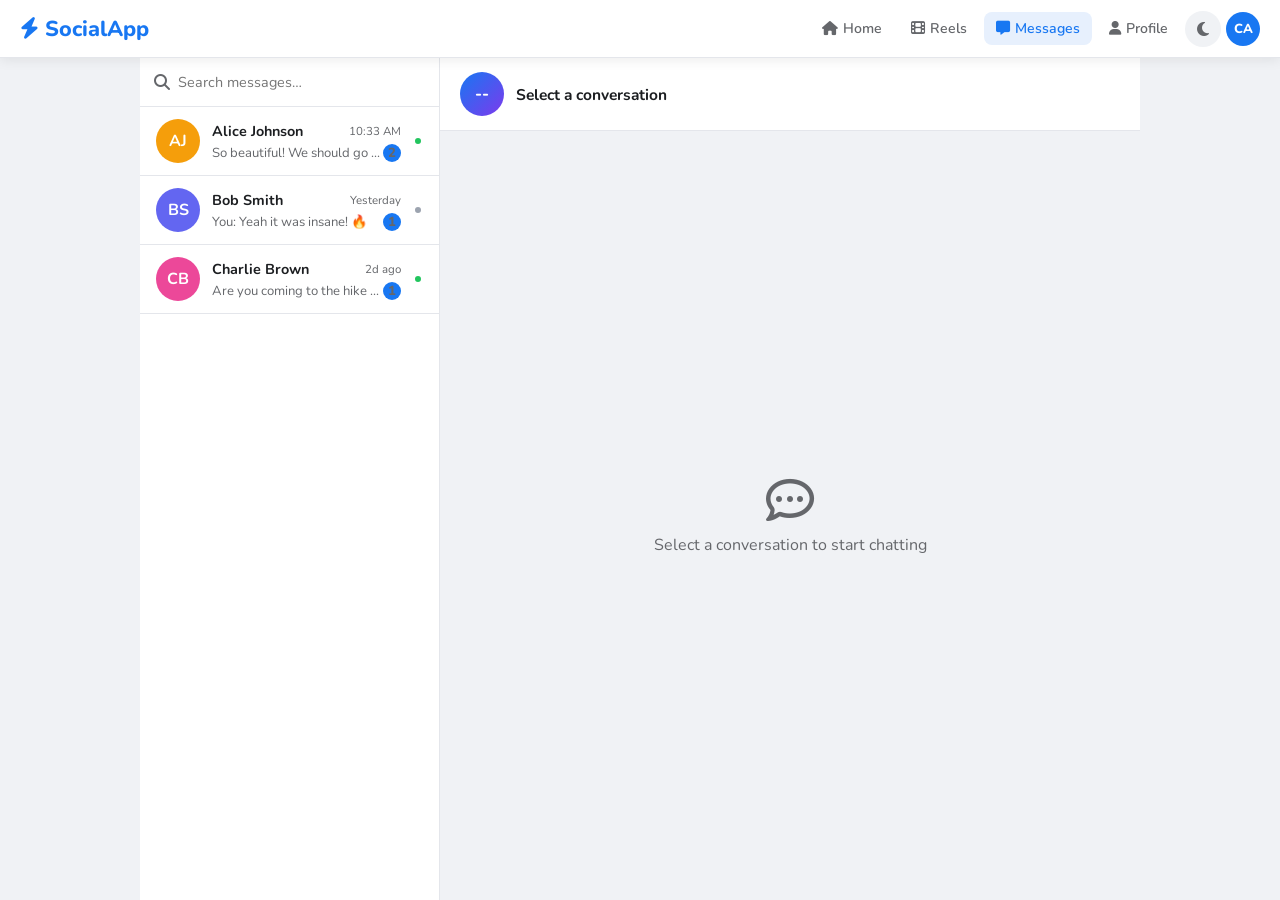
<file: messages.html>
<!DOCTYPE html>
<html lang="en" data-theme="light">
<head>
  <meta charset="UTF-8"/>
  <meta name="viewport" content="width=device-width, initial-scale=1.0"/>
  <title>Messages – SocialApp</title>
  <link rel="stylesheet" href="css/style.css"/>
  <link href="https://fonts.googleapis.com/css2?family=Nunito:wght@400;600;700;800&display=swap" rel="stylesheet"/>
  <link rel="stylesheet" href="https://cdnjs.cloudflare.com/ajax/libs/font-awesome/6.5.0/css/all.min.css"/>
</head>
<body>

<nav class="navbar">
  <div class="nav-left"><span class="logo"><i class="fa-solid fa-bolt"></i> SocialApp</span></div>
  <div class="nav-center"></div>
  <div class="nav-right">
    <a href="index.html" class="nav-link"><i class="fa-solid fa-house"></i> Home</a>
    <a href="reels.html" class="nav-link"><i class="fa-solid fa-film"></i> Reels</a>
    <a href="messages.html" class="nav-link active"><i class="fa-solid fa-message"></i> Messages</a>
    <a href="profile.html" class="nav-link"><i class="fa-solid fa-user"></i> Profile</a>
    <button class="icon-btn" onclick="toggleTheme()"><i class="fa-solid fa-moon" id="themeIcon"></i></button>
    <div class="nav-avatar">CA</div>
  </div>
</nav>

<div class="messages-layout">
  <!-- CONVERSATION LIST -->
  <aside class="convo-list">
    <div class="convo-search">
      <i class="fa-solid fa-magnifying-glass"></i>
      <input type="text" placeholder="Search messages…" oninput="filterConvos(this.value)"/>
    </div>
    <ul id="convoList"></ul>
  </aside>

  <!-- CHAT AREA -->
  <main class="chat-area">
    <div class="chat-header" id="chatHeader">
      <div class="avatar" id="chatAvatar">--</div>
      <div>
        <p class="chat-name" id="chatName">Select a conversation</p>
        <p class="chat-status" id="chatStatus"></p>
      </div>
    </div>
    <div class="chat-messages" id="chatMessages">
      <div class="chat-empty"><i class="fa-regular fa-comment-dots" style="font-size:3rem"></i><p>Select a conversation to start chatting</p></div>
    </div>
    <div class="chat-input-row" id="chatInputRow" style="display:none">
      <input type="text" id="msgInput" placeholder="Type a message…" onkeydown="if(event.key==='Enter') sendMsg()"/>
      <button onclick="sendMsg()"><i class="fa-solid fa-paper-plane"></i></button>
    </div>
  </main>
</div>

<script src="js/data.js"></script>
<script src="js/messages.js"></script>
</body>
</html>
</file>
<file: css/style.css>
/* ══════════════════════════════════
   SOCIAL APP – style.css v3
   Full Feature Set
══════════════════════════════════ */
@import url('https://fonts.googleapis.com/css2?family=Nunito:wght@400;600;700;800&display=swap');

:root {
  --primary:#1877f2; --primary-dark:#1558c0;
  --accent:#22c55e;  --danger:#ef4444;
  --bg:#f0f2f5;      --card:#ffffff;
  --text:#1c1e21;    --muted:#65676b;
  --border:#e4e6eb;  --radius:12px;
  --shadow:0 2px 12px rgba(0,0,0,0.08);
  --online:#22c55e;  --offline:#9ca3af;
  --input-bg:#f0f2f5;
}
[data-theme="dark"] {
  --bg:#18191a;   --card:#242526; --text:#e4e6eb;
  --muted:#b0b3b8; --border:#3a3b3c; --input-bg:#3a3b3c;
  --shadow:0 2px 16px rgba(0,0,0,0.4);
}

*{box-sizing:border-box;margin:0;padding:0;}
body{font-family:'Nunito',sans-serif;background:var(--bg);color:var(--text);min-height:100vh;transition:background .3s,color .3s;}

/* ── NAVBAR ── */
.navbar{position:sticky;top:0;z-index:200;background:var(--card);border-bottom:1px solid var(--border);display:flex;align-items:center;justify-content:space-between;padding:0 20px;height:58px;box-shadow:var(--shadow);transition:background .3s;}
.logo{font-size:1.35rem;font-weight:800;color:var(--primary);}
.nav-right{display:flex;align-items:center;gap:5px;}
.nav-link{text-decoration:none;color:var(--muted);font-weight:600;font-size:0.88rem;padding:7px 12px;border-radius:8px;transition:background .15s,color .15s;display:flex;align-items:center;gap:5px;}
.nav-link:hover,.nav-link.active{background:#e7f0fd;color:var(--primary);}
[data-theme="dark"] .nav-link:hover,[data-theme="dark"] .nav-link.active{background:#263a52;}
.icon-btn{position:relative;background:var(--input-bg);border:none;cursor:pointer;color:var(--muted);width:36px;height:36px;border-radius:50%;display:flex;align-items:center;justify-content:center;font-size:1rem;transition:background .15s;}
.icon-btn:hover{background:var(--border);color:var(--text);}
.nav-avatar{width:34px;height:34px;border-radius:50%;background:var(--primary);color:white;font-weight:800;font-size:0.82rem;display:flex;align-items:center;justify-content:center;cursor:pointer;}

/* ── SEARCH ── */
.search-wrap{position:relative;width:280px;}
.search-icon{position:absolute;left:12px;top:50%;transform:translateY(-50%);color:var(--muted);font-size:0.85rem;}
.search-bar{width:100%;padding:8px 14px 8px 34px;border-radius:999px;border:1.5px solid var(--border);background:var(--input-bg);color:var(--text);font-family:inherit;font-size:0.88rem;outline:none;transition:border .2s;}
.search-bar:focus{border-color:var(--primary);}
.search-panel{display:none;position:absolute;top:calc(100%+6px);left:0;width:100%;background:var(--card);border:1px solid var(--border);border-radius:var(--radius);box-shadow:0 8px 24px rgba(0,0,0,0.15);z-index:300;overflow:hidden;max-height:320px;overflow-y:auto;}
.search-panel.open{display:block;}
.search-section-title{padding:8px 14px 4px;font-size:0.75rem;font-weight:700;color:var(--muted);text-transform:uppercase;letter-spacing:.5px;}
.search-result{display:flex;align-items:center;gap:8px;padding:9px 14px;font-size:0.88rem;cursor:pointer;transition:background .15s;}
.search-result:hover{background:var(--input-bg);}
.search-result span{margin-left:auto;font-size:0.75rem;color:var(--muted);}
.search-empty{padding:16px;text-align:center;color:var(--muted);font-size:0.88rem;}

/* ── NOTIF DOT & PANEL ── */
.notif-dot{display:none;position:absolute;top:5px;right:5px;width:8px;height:8px;background:var(--danger);border-radius:50%;border:2px solid var(--card);}
.notif-dot.show{display:block;}
.notif-wrap{position:relative;}
.notif-panel{display:none;position:absolute;top:44px;right:0;width:310px;background:var(--card);border:1px solid var(--border);border-radius:var(--radius);box-shadow:0 8px 32px rgba(0,0,0,0.18);z-index:300;overflow:hidden;animation:dropIn .2s ease;}
.notif-panel.open{display:block;}
@keyframes dropIn{from{opacity:0;transform:translateY(-8px)}to{opacity:1;transform:translateY(0)}}
.notif-header{display:flex;align-items:center;justify-content:space-between;padding:12px 16px;border-bottom:1px solid var(--border);}
.notif-header strong{font-size:.95rem;}
.notif-header button{background:none;border:none;color:var(--primary);font-family:inherit;font-size:.8rem;font-weight:700;cursor:pointer;}
#notifList{list-style:none;max-height:300px;overflow-y:auto;}
.notif-item{display:flex;align-items:flex-start;gap:10px;padding:11px 16px;border-bottom:1px solid var(--border);cursor:pointer;transition:background .15s;}
.notif-item:hover{background:var(--input-bg);}
.notif-item.unread{background:#e7f0fd;}
[data-theme="dark"] .notif-item.unread{background:#263a52;}
.notif-icon{width:34px;height:34px;border-radius:50%;display:flex;align-items:center;justify-content:center;font-size:.9rem;flex-shrink:0;}
.notif-icon.like{background:#fef2f2;color:var(--danger);}
.notif-icon.comment{background:#eff6ff;color:var(--primary);}
.notif-icon.follow{background:#f0fdf4;color:var(--accent);}
.notif-text{font-size:.85rem;line-height:1.4;}
.notif-time{font-size:.74rem;color:var(--muted);margin-top:2px;}

/* ── SAVED MODAL ── */
.modal-overlay{display:none;position:fixed;inset:0;background:rgba(0,0,0,.5);z-index:400;align-items:center;justify-content:center;}
.modal-overlay.open{display:flex;}
.modal-box{background:var(--card);border-radius:var(--radius);width:480px;max-width:95vw;max-height:80vh;display:flex;flex-direction:column;box-shadow:0 20px 60px rgba(0,0,0,.3);animation:modalIn .22s ease;}
@keyframes modalIn{from{opacity:0;transform:scale(.94)}to{opacity:1;transform:scale(1)}}
.modal-header{display:flex;align-items:center;justify-content:space-between;padding:14px 18px;border-bottom:1px solid var(--border);}
.modal-header h3{font-size:1rem;display:flex;align-items:center;gap:8px;}
.modal-close{background:none;border:none;color:var(--muted);font-size:1.05rem;cursor:pointer;padding:4px 8px;border-radius:6px;}
.modal-close:hover{background:var(--border);}
.saved-list{overflow-y:auto;padding:12px;display:flex;flex-direction:column;gap:10px;}
.saved-item{display:flex;gap:12px;align-items:center;background:var(--bg);border-radius:10px;padding:10px 12px;}
.saved-item img{width:60px;height:60px;object-fit:cover;border-radius:8px;flex-shrink:0;}
.saved-item-text{flex:1;min-width:0;}
.saved-user{font-weight:700;font-size:.88rem;}
.saved-caption{font-size:.82rem;color:var(--muted);white-space:nowrap;overflow:hidden;text-overflow:ellipsis;}
.unsave-btn{background:none;border:1px solid var(--border);color:var(--muted);padding:5px 10px;border-radius:6px;cursor:pointer;font-size:.8rem;}
.unsave-btn:hover{background:#fef2f2;color:var(--danger);border-color:var(--danger);}
.saved-empty{text-align:center;padding:32px;color:var(--muted);}

/* ── STORY VIEWER ── */
.story-viewer{position:relative;width:360px;height:620px;border-radius:16px;overflow:hidden;background:#000;box-shadow:0 20px 60px rgba(0,0,0,.5);}
.story-top{position:absolute;top:0;left:0;right:0;z-index:10;padding:12px 14px 0;}
.story-progress{height:3px;background:rgba(255,255,255,.35);border-radius:2px;margin-bottom:12px;}
.story-bar{height:100%;background:white;border-radius:2px;width:0%;}
.story-meta{display:flex;align-items:center;gap:8px;}
.story-meta .avatar{width:34px;height:34px;font-size:.8rem;}
.story-meta span{color:white;font-weight:700;font-size:.9rem;}
.story-close{position:absolute;top:12px;right:12px;background:rgba(0,0,0,.4);border:none;color:white;width:32px;height:32px;border-radius:50%;cursor:pointer;font-size:1rem;display:flex;align-items:center;justify-content:center;z-index:11;}
.story-content{width:100%;height:100%;display:flex;align-items:center;justify-content:center;position:relative;}
.story-content img{width:100%;height:100%;object-fit:cover;}
.story-caption{position:absolute;bottom:60px;left:0;right:0;text-align:center;color:white;font-weight:700;font-size:1.1rem;padding:0 20px;text-shadow:0 2px 8px rgba(0,0,0,.7);}
.story-text-display{color:white;font-size:1.5rem;font-weight:800;text-align:center;padding:20px;text-shadow:0 2px 8px rgba(0,0,0,.5);}
.story-nav{position:absolute;bottom:16px;left:0;right:0;display:flex;justify-content:space-between;padding:0 16px;z-index:10;}
.story-nav button{background:rgba(255,255,255,.2);border:none;color:white;width:40px;height:40px;border-radius:50%;cursor:pointer;font-size:1rem;display:flex;align-items:center;justify-content:center;backdrop-filter:blur(4px);}
.story-nav button:hover{background:rgba(255,255,255,.35);}

/* ── STORIES BAR ── */
.stories-bar{display:flex;gap:14px;background:var(--card);border-radius:var(--radius);padding:14px;margin-bottom:12px;box-shadow:var(--shadow);overflow-x:auto;scrollbar-width:none;}
.stories-bar::-webkit-scrollbar{display:none;}
.story-thumb{display:flex;flex-direction:column;align-items:center;gap:6px;cursor:pointer;min-width:64px;}
.story-ring{width:64px;height:64px;border-radius:50%;padding:3px;display:flex;align-items:center;justify-content:center;position:relative;}
.story-avatar{width:56px;height:56px;border-radius:50%;display:flex;align-items:center;justify-content:center;font-weight:800;font-size:1rem;color:white;border:2px solid var(--card);}
.story-thumb.viewed .story-ring{background:var(--border)!important;}
.story-name{font-size:.72rem;font-weight:600;color:var(--text);text-align:center;max-width:64px;overflow:hidden;text-overflow:ellipsis;white-space:nowrap;}
.story-add-icon{position:absolute;bottom:0;right:0;background:var(--primary);color:white;width:20px;height:20px;border-radius:50%;display:flex;align-items:center;justify-content:center;font-size:.85rem;font-weight:700;border:2px solid var(--card);}

/* ── LIVE BAR ── */
.live-bar{display:flex;align-items:center;gap:14px;background:var(--card);border-radius:var(--radius);padding:12px 16px;margin-bottom:12px;box-shadow:var(--shadow);overflow-x:auto;scrollbar-width:none;}
.live-bar::-webkit-scrollbar{display:none;}
.live-label{display:flex;align-items:center;gap:6px;font-size:.8rem;font-weight:800;color:var(--danger);white-space:nowrap;}
.live-dot{width:8px;height:8px;border-radius:50%;background:var(--danger);animation:livePulse 1.2s infinite;}
@keyframes livePulse{0%,100%{opacity:1;transform:scale(1)}50%{opacity:.5;transform:scale(1.3)}}
.live-card{display:flex;flex-direction:column;align-items:center;gap:4px;cursor:pointer;min-width:64px;}
.live-avatar-wrap{position:relative;}
.live-badge{position:absolute;bottom:-4px;left:50%;transform:translateX(-50%);background:var(--danger);color:white;font-size:.58rem;font-weight:800;padding:1px 5px;border-radius:3px;white-space:nowrap;}
.live-user{font-size:.72rem;font-weight:700;text-align:center;}
.live-viewers{font-size:.68rem;color:var(--muted);display:flex;align-items:center;gap:3px;}

/* ── TRENDING ── */
.trending-list{list-style:none;display:flex;flex-direction:column;gap:2px;}
.trending-item{display:flex;align-items:center;justify-content:space-between;padding:8px 10px;border-radius:8px;cursor:pointer;transition:background .15s;}
.trending-item:hover{background:var(--input-bg);}
.trending-tag{font-weight:700;font-size:.9rem;color:var(--primary);}
.trending-count{font-size:.75rem;color:var(--muted);}

/* ── HASHTAG ── */
.hashtag{color:var(--primary);font-weight:700;cursor:pointer;}
.hashtag:hover{text-decoration:underline;}

/* ── MAIN LAYOUT ── */
.main-layout{display:grid;grid-template-columns:250px 1fr 270px;gap:18px;max-width:1180px;margin:18px auto;padding:0 14px;align-items:start;}
.card{background:var(--card);border-radius:var(--radius);box-shadow:var(--shadow);padding:16px;margin-bottom:14px;transition:background .3s;}
.sidebar{position:sticky;top:74px;}
.sidebar-card{background:var(--card);border-radius:var(--radius);box-shadow:var(--shadow);padding:14px;margin-bottom:14px;transition:background .3s;}
.sidebar-title{font-size:.92rem;font-weight:700;margin-bottom:12px;display:flex;align-items:center;gap:6px;}
.my-profile-mini{display:flex;align-items:center;gap:12px;margin-bottom:12px;}
.my-profile-mini .username{font-weight:700;font-size:.97rem;}
.my-profile-mini .handle{color:var(--muted);font-size:.8rem;}
hr{border:none;border-top:1px solid var(--border);margin:12px 0;}
.sidebar-menu{list-style:none;display:flex;flex-direction:column;gap:2px;}
.sidebar-menu li{display:flex;align-items:center;gap:10px;padding:9px 10px;border-radius:8px;font-weight:600;font-size:.9rem;cursor:pointer;color:var(--muted);transition:background .15s,color .15s;}
.sidebar-menu li:hover,.sidebar-menu li.active{background:#e7f0fd;color:var(--primary);}
[data-theme="dark"] .sidebar-menu li:hover,[data-theme="dark"] .sidebar-menu li.active{background:#263a52;}
.badge{margin-left:auto;background:var(--danger);color:white;border-radius:999px;font-size:.7rem;padding:1px 7px;font-weight:700;}

/* ── AVATAR ── */
.avatar{width:44px;height:44px;border-radius:50%;background:linear-gradient(135deg,var(--primary),#7c3aed);color:white;font-weight:800;font-size:1rem;display:flex;align-items:center;justify-content:center;flex-shrink:0;user-select:none;}
.big-avatar{width:52px;height:52px;font-size:1.1rem;}

/* ── FRIENDS ── */
.friends-list,.suggested-list{list-style:none;display:flex;flex-direction:column;gap:10px;}
.friend-item{display:flex;align-items:center;gap:10px;}
.friend-avatar{border-radius:50%;color:white;font-weight:700;display:flex;align-items:center;justify-content:center;flex-shrink:0;}
.friend-info{flex:1;min-width:0;}
.friend-info strong{font-size:.88rem;display:block;}
.status-online{color:var(--online);font-size:.76rem;font-weight:600;}
.status-offline{color:var(--offline);font-size:.76rem;}
.follow-btn{background:var(--accent);color:white;border:none;padding:5px 12px;border-radius:999px;font-family:inherit;font-weight:700;font-size:.78rem;cursor:pointer;transition:opacity .2s;}
.follow-btn:hover{opacity:.85;}
.follow-btn.following{background:var(--border);color:var(--muted);}

/* ── CREATE POST ── */
.create-post{margin-bottom:14px;}
.create-post-top{display:flex;gap:12px;margin-bottom:12px;}
.create-post-top textarea{flex:1;resize:none;border:1.5px solid var(--border);border-radius:10px;padding:10px 14px;font-family:inherit;font-size:.95rem;outline:none;transition:border .2s;background:var(--input-bg);color:var(--text);}
.create-post-top textarea:focus{border-color:var(--primary);}
.create-post-actions{display:flex;align-items:center;gap:8px;flex-wrap:wrap;}
.img-label{display:flex;align-items:center;gap:6px;background:var(--primary);color:white;padding:7px 14px;border-radius:8px;font-weight:700;font-size:.88rem;cursor:pointer;}
.img-label:hover{background:var(--primary-dark);}
.tool-btn{background:var(--input-bg);border:1.5px solid var(--border);color:var(--text);padding:7px 14px;border-radius:8px;font-family:inherit;font-weight:700;font-size:.88rem;cursor:pointer;display:flex;align-items:center;gap:6px;transition:background .15s;}
.tool-btn:hover{background:var(--border);}
.file-name{font-size:.8rem;color:var(--muted);}
.btn-post{margin-left:auto;background:var(--primary);color:white;border:none;padding:9px 24px;border-radius:8px;font-family:inherit;font-weight:700;font-size:.92rem;cursor:pointer;display:flex;align-items:center;gap:6px;}
.btn-post:hover{background:var(--primary-dark);}
.img-preview{width:100%;max-height:240px;object-fit:cover;border-radius:10px;margin-top:10px;}

/* ── POLL CREATE ── */
.poll-create{background:var(--input-bg);border-radius:10px;padding:12px;margin-bottom:12px;}
.poll-input,.poll-opt-input{width:100%;padding:8px 12px;border:1.5px solid var(--border);border-radius:8px;font-family:inherit;font-size:.9rem;outline:none;background:var(--card);color:var(--text);margin-bottom:8px;transition:border .2s;}
.poll-input:focus,.poll-opt-input:focus{border-color:var(--primary);}
.add-opt-btn{background:none;border:1.5px dashed var(--border);color:var(--muted);padding:6px 14px;border-radius:8px;font-family:inherit;font-size:.85rem;cursor:pointer;display:flex;align-items:center;gap:6px;}
.add-opt-btn:hover{border-color:var(--primary);color:var(--primary);}

/* ── POLL WIDGET (in post) ── */
.poll-widget{padding:0 16px 14px;}
.poll-question{font-weight:700;font-size:.97rem;margin-bottom:10px;}
.poll-option{position:relative;border:1.5px solid var(--border);border-radius:8px;padding:9px 14px;margin-bottom:8px;cursor:pointer;overflow:hidden;transition:border-color .2s;}
.poll-option:hover{border-color:var(--primary);}
.poll-option.my-vote{border-color:var(--primary);color:var(--primary);}
.poll-bar{position:absolute;top:0;left:0;height:100%;background:#e7f0fd;z-index:0;transition:width .5s ease;}
[data-theme="dark"] .poll-bar{background:#263a52;}
.poll-opt-text{position:relative;z-index:1;font-weight:600;font-size:.9rem;}
.poll-pct{position:absolute;right:12px;top:50%;transform:translateY(-50%);font-weight:700;font-size:.85rem;color:var(--primary);z-index:1;}
.poll-total{font-size:.78rem;color:var(--muted);margin-top:4px;}

/* ── POST CARD ── */
.post-card{background:var(--card);border-radius:var(--radius);box-shadow:var(--shadow);margin-bottom:14px;overflow:hidden;animation:fadeUp .3s ease;transition:background .3s;}
@keyframes fadeUp{from{opacity:0;transform:translateY(12px)}to{opacity:1;transform:translateY(0)}}
.repost-label{padding:8px 16px 0;font-size:.8rem;color:var(--accent);font-weight:700;display:flex;align-items:center;gap:6px;}
.post-header{display:flex;align-items:center;gap:12px;padding:14px 16px 8px;}
.post-user{flex:1;}
.post-username{font-weight:700;font-size:.95rem;}
.post-time{color:var(--muted);font-size:.78rem;}
.post-delete{background:none;border:none;color:var(--muted);cursor:pointer;font-size:.95rem;padding:4px 8px;border-radius:6px;}
.post-delete:hover{background:#fef2f2;color:var(--danger);}
.post-body{padding:0 16px 12px;font-size:.95rem;line-height:1.55;white-space:pre-wrap;}
.post-img{width:100%;max-height:400px;object-fit:cover;display:block;}
.post-reactions{padding:4px 16px 6px;display:flex;flex-wrap:wrap;gap:6px;}
.react-pill{background:var(--input-bg);border-radius:999px;padding:3px 10px;font-size:.82rem;cursor:pointer;border:1px solid var(--border);}
.react-pill.mine{border-color:var(--primary);color:var(--primary);}
.post-actions{display:flex;gap:4px;padding:6px 10px;border-top:1px solid var(--border);}
.action-btn{background:none;border:none;color:var(--muted);font-family:inherit;font-size:.88rem;font-weight:600;padding:7px 10px;border-radius:8px;cursor:pointer;display:flex;align-items:center;gap:5px;transition:background .15s,color .15s;}
.action-btn:hover{background:var(--input-bg);}
.action-btn.liked{color:var(--danger);}
.action-btn.liked i{animation:heartPop .3s ease;}
.action-btn.saved-active{color:var(--primary);}
@keyframes heartPop{0%{transform:scale(1)}50%{transform:scale(1.5)}100%{transform:scale(1)}}

/* ── REACTION PICKER ── */
.reaction-picker{display:none;position:fixed;background:var(--card);border:1px solid var(--border);border-radius:999px;padding:8px 12px;box-shadow:0 8px 24px rgba(0,0,0,.15);z-index:500;gap:6px;animation:popUp .15s ease;}
.reaction-picker.open{display:flex;}
@keyframes popUp{from{opacity:0;transform:scale(.8)}to{opacity:1;transform:scale(1)}}
.reaction-picker span{font-size:1.5rem;cursor:pointer;transition:transform .15s;}
.reaction-picker span:hover{transform:scale(1.4);}

/* ── COMMENTS ── */
.comments-section{padding:0 16px 12px;display:none;flex-direction:column;gap:8px;}
.comments-section.open{display:flex;}
.comment-item{display:flex;gap:10px;align-items:flex-start;}
.comment-bubble{background:var(--input-bg);border-radius:12px;padding:8px 12px;font-size:.86rem;flex:1;}
.comment-bubble strong{display:block;font-size:.8rem;color:var(--primary);margin-bottom:2px;}
.comment-input-row{display:flex;gap:8px;margin-top:4px;}
.comment-input-row input{flex:1;border:1.5px solid var(--border);border-radius:999px;padding:7px 14px;font-family:inherit;font-size:.86rem;outline:none;background:var(--input-bg);color:var(--text);}
.comment-input-row input:focus{border-color:var(--primary);}
.comment-input-row button{background:var(--primary);color:white;border:none;border-radius:999px;padding:7px 14px;font-family:inherit;font-weight:700;cursor:pointer;}

/* ── DM BUBBLE ── */
.dm-bubble{position:fixed;bottom:24px;right:24px;width:54px;height:54px;border-radius:50%;background:var(--primary);color:white;display:flex;align-items:center;justify-content:center;font-size:1.3rem;cursor:pointer;box-shadow:0 4px 16px rgba(24,119,242,.45);z-index:100;transition:transform .2s;}
.dm-bubble:hover{transform:scale(1.1);}
.dm-badge{position:absolute;top:-2px;right:-2px;background:var(--danger);color:white;border-radius:50%;width:20px;height:20px;font-size:.72rem;font-weight:800;display:flex;align-items:center;justify-content:center;border:2px solid white;}

/* ══ REELS PAGE ══ */
.reels-page{max-width:800px;margin:24px auto;padding:0 16px;}
.reels-title{font-size:1.3rem;font-weight:800;margin-bottom:16px;display:flex;align-items:center;gap:8px;}
.reels-feed{display:flex;flex-direction:column;gap:16px;}
.reel-card{background:var(--card);border-radius:var(--radius);box-shadow:var(--shadow);display:flex;gap:0;overflow:hidden;}
.reel-video{width:280px;min-height:320px;flex-shrink:0;display:flex;align-items:center;justify-content:center;position:relative;cursor:pointer;}
.reel-emoji{font-size:5rem;z-index:1;}
.reel-play-overlay{position:absolute;inset:0;background:rgba(0,0,0,.15);display:flex;align-items:center;justify-content:center;opacity:0;transition:opacity .2s;}
.reel-video:hover .reel-play-overlay{opacity:1;}
.reel-play-overlay i{color:white;font-size:2.5rem;filter:drop-shadow(0 2px 8px rgba(0,0,0,.5));}
.reel-side{flex:1;padding:20px;display:flex;flex-direction:column;gap:12px;}
.reel-user{display:flex;align-items:center;gap:10px;font-weight:700;}
.reel-caption{font-size:.92rem;line-height:1.5;color:var(--text);}
.reel-actions{display:flex;gap:8px;flex-wrap:wrap;}

/* ══ MESSAGES PAGE ══ */
.messages-layout{display:grid;grid-template-columns:300px 1fr;height:calc(100vh - 58px);max-width:1000px;margin:0 auto;}
.convo-list{border-right:1px solid var(--border);background:var(--card);overflow-y:auto;}
.convo-search{padding:14px;border-bottom:1px solid var(--border);display:flex;align-items:center;gap:8px;}
.convo-search i{color:var(--muted);}
.convo-search input{flex:1;border:none;background:transparent;font-family:inherit;font-size:.9rem;outline:none;color:var(--text);}
#convoList{list-style:none;}
.convo-item{display:flex;align-items:center;gap:12px;padding:12px 16px;cursor:pointer;transition:background .15s;border-bottom:1px solid var(--border);position:relative;}
.convo-item:hover{background:var(--input-bg);}
.convo-item.active{background:#e7f0fd;}
[data-theme="dark"] .convo-item.active{background:#263a52;}
.convo-meta{flex:1;min-width:0;}
.convo-top{display:flex;justify-content:space-between;align-items:center;margin-bottom:3px;}
.convo-top strong{font-size:.9rem;}
.convo-time{font-size:.72rem;color:var(--muted);}
.convo-preview{display:flex;justify-content:space-between;align-items:center;}
.convo-preview span{font-size:.82rem;color:var(--muted);overflow:hidden;text-overflow:ellipsis;white-space:nowrap;}
.convo-badge{background:var(--primary);color:white;border-radius:50%;width:18px;height:18px;font-size:.68rem;font-weight:800;display:flex;align-items:center;justify-content:center;flex-shrink:0;}
.online-indicator{width:10px;height:10px;border-radius:50%;background:var(--offline);border:2px solid var(--card);flex-shrink:0;}
.online-indicator.online{background:var(--online);}
.chat-area{display:flex;flex-direction:column;background:var(--bg);}
.chat-header{display:flex;align-items:center;gap:12px;padding:14px 20px;background:var(--card);border-bottom:1px solid var(--border);}
.chat-name{font-weight:700;font-size:.97rem;}
.chat-status{font-size:.78rem;}
.chat-messages{flex:1;overflow-y:auto;padding:16px;display:flex;flex-direction:column;gap:10px;}
.chat-empty{flex:1;display:flex;flex-direction:column;align-items:center;justify-content:center;gap:10px;color:var(--muted);text-align:center;}
.msg-row{display:flex;align-items:flex-end;gap:8px;}
.msg-row.mine{flex-direction:row-reverse;}
.msg-bubble{max-width:68%;background:var(--card);border-radius:16px;padding:10px 14px;box-shadow:var(--shadow);}
.msg-bubble.mine{background:var(--primary);color:white;}
.msg-bubble p{font-size:.9rem;line-height:1.45;}
.msg-time{font-size:.7rem;color:var(--muted);margin-top:3px;display:block;}
.msg-bubble.mine .msg-time{color:rgba(255,255,255,.7);}
.chat-input-row{display:flex;gap:10px;padding:14px 16px;background:var(--card);border-top:1px solid var(--border);}
.chat-input-row input{flex:1;border:1.5px solid var(--border);border-radius:999px;padding:9px 16px;font-family:inherit;font-size:.9rem;outline:none;background:var(--input-bg);color:var(--text);}
.chat-input-row input:focus{border-color:var(--primary);}
.chat-input-row button{background:var(--primary);color:white;border:none;border-radius:50%;width:40px;height:40px;cursor:pointer;font-size:1rem;display:flex;align-items:center;justify-content:center;}

/* ══ PROFILE PAGE ══ */
.profile-cover{max-width:900px;margin:28px auto 0;padding:0 16px;}
.cover-bg{height:180px;border-radius:var(--radius) var(--radius) 0 0;background:linear-gradient(135deg,#1877f2 0%,#7c3aed 50%,#ec4899 100%);}
.profile-info-card{background:var(--card);border-radius:0 0 var(--radius) var(--radius);box-shadow:var(--shadow);padding:56px 28px 22px;position:relative;display:flex;align-items:flex-end;gap:20px;flex-wrap:wrap;transition:background .3s;}
.profile-big-avatar{width:90px;height:90px;font-size:1.8rem;border:4px solid white;box-shadow:0 4px 16px rgba(0,0,0,.15);position:absolute;top:-45px;left:28px;}
.profile-meta{flex:1;min-width:200px;}
.profile-meta h2{font-size:1.45rem;font-weight:800;}
.handle{color:var(--muted);font-size:.88rem;margin-bottom:3px;}
.bio{font-size:.9rem;margin:4px 0 12px;}
.profile-stats{display:flex;gap:22px;}
.profile-stats div{text-align:center;}
.profile-stats strong{display:block;font-size:1.15rem;font-weight:800;color:var(--primary);}
.profile-stats span{font-size:.75rem;color:var(--muted);font-weight:600;}
.btn-edit-profile{background:var(--primary);color:white;border:none;padding:9px 20px;border-radius:8px;font-family:inherit;font-weight:700;cursor:pointer;display:flex;align-items:center;gap:6px;}
.btn-edit-profile:hover{background:var(--primary-dark);}
.edit-form-wrap{max-width:900px;margin:16px auto 0;padding:0 16px;}
.edit-form h3{margin-bottom:12px;font-size:1.05rem;}
.edit-form label{font-size:.82rem;font-weight:700;color:var(--muted);display:block;margin:8px 0 3px;}
.edit-form input,.edit-form textarea{width:100%;padding:8px 12px;border-radius:8px;border:1.5px solid var(--border);font-family:inherit;font-size:.92rem;outline:none;background:var(--input-bg);color:var(--text);}
.edit-form input:focus,.edit-form textarea:focus{border-color:var(--primary);}
.edit-form textarea{resize:vertical;min-height:65px;}
.edit-btns{display:flex;gap:10px;margin-top:12px;}
.btn-cancel{background:var(--border);color:var(--text);border:none;padding:9px 20px;border-radius:8px;font-family:inherit;font-weight:700;cursor:pointer;}
.profile-posts-section{max-width:900px;margin:16px auto 40px;padding:0 16px;}
.profile-tabs{display:flex;gap:4px;margin-bottom:14px;border-bottom:1px solid var(--border);padding-bottom:8px;}
.ptab{background:none;border:none;font-family:inherit;font-size:.9rem;font-weight:700;color:var(--muted);padding:8px 16px;border-radius:8px;cursor:pointer;display:flex;align-items:center;gap:6px;}
.ptab.active{color:var(--primary);background:#e7f0fd;}
[data-theme="dark"] .ptab.active{background:#263a52;}
.posts-grid{display:grid;grid-template-columns:repeat(3,1fr);gap:8px;}
.grid-item{aspect-ratio:1;border-radius:10px;overflow:hidden;background:linear-gradient(135deg,var(--primary),#7c3aed);cursor:pointer;position:relative;}
.grid-item:hover .grid-overlay{opacity:1;}
.grid-item img{width:100%;height:100%;object-fit:cover;display:block;}
.grid-item-text{width:100%;height:100%;display:flex;align-items:center;justify-content:center;color:white;font-weight:700;font-size:.82rem;padding:8px;text-align:center;}
.grid-overlay{position:absolute;inset:0;background:rgba(0,0,0,.45);display:flex;align-items:center;justify-content:center;gap:14px;color:white;font-weight:700;font-size:.88rem;opacity:0;transition:opacity .2s;}

/* ── RESPONSIVE ── */
@media(max-width:960px){.main-layout{grid-template-columns:1fr;}.left-sidebar,.right-sidebar{display:none;}}
@media(max-width:680px){.messages-layout{grid-template-columns:1fr;}.convo-list{height:40vh;border-right:none;border-bottom:1px solid var(--border);}}
</file>
